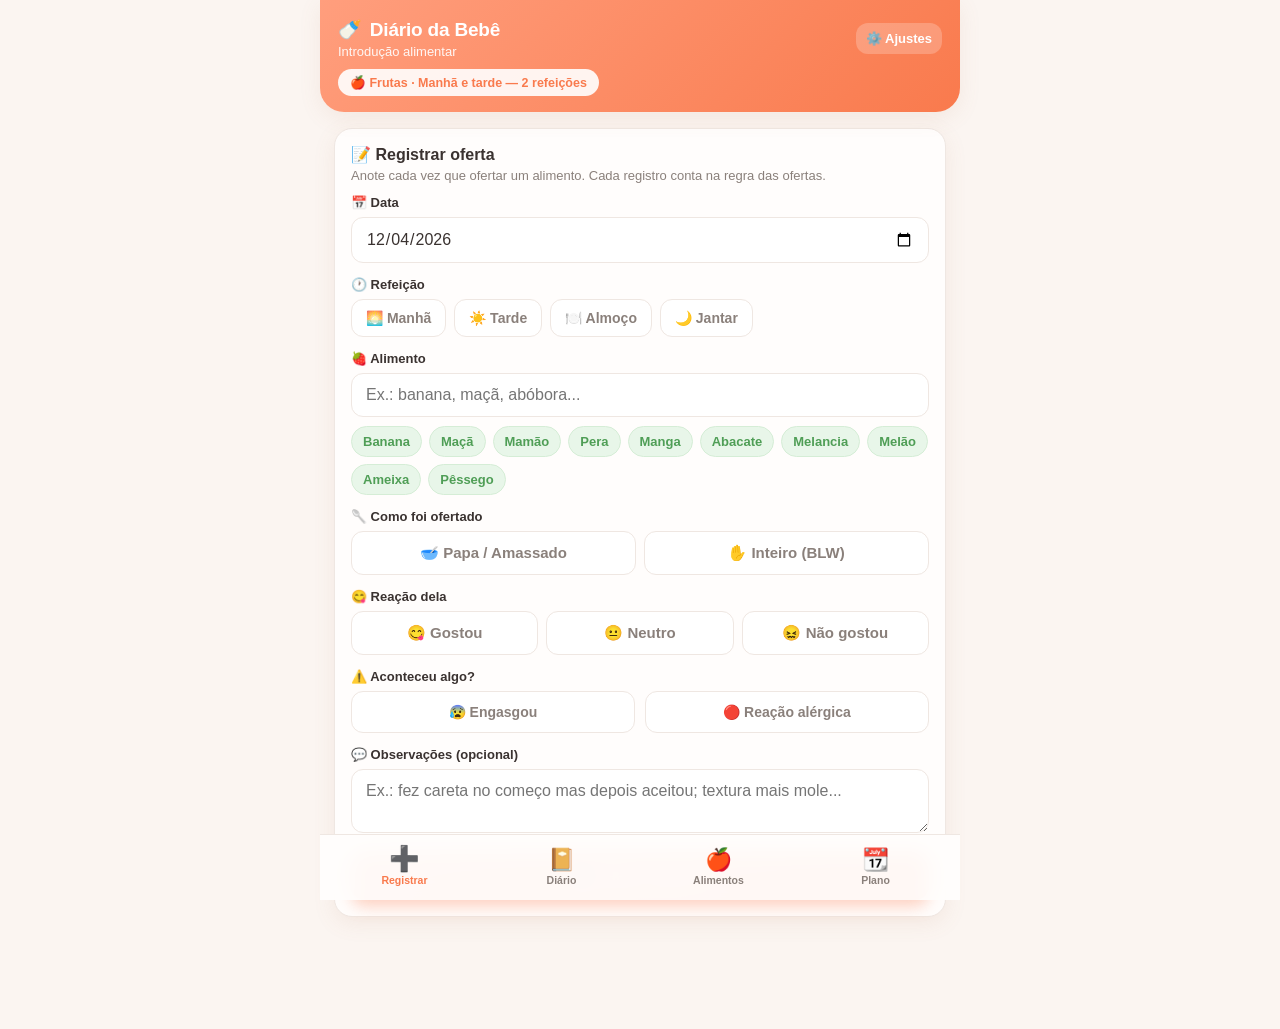
<file: index.html>
<!DOCTYPE html>
<html lang="pt-BR">
<head>
<meta charset="UTF-8">
<meta name="viewport" content="width=device-width, initial-scale=1.0, maximum-scale=1.0, user-scalable=no, viewport-fit=cover">
<meta name="theme-color" content="#ff9e7d">
<meta name="apple-mobile-web-app-capable" content="yes">
<meta name="apple-mobile-web-app-status-bar-style" content="default">
<meta name="apple-mobile-web-app-title" content="Diário IA">
<title>Diário de Introdução Alimentar</title>
<style>
  :root{
    --peach:#ff9e7d; --peach-dark:#f97a4d; --peach-soft:#ffece3;
    --green:#7cc47f; --green-dark:#4f9e56; --green-soft:#e8f6e9;
    --yellow:#ffcf5c; --yellow-soft:#fff6dd;
    --red:#ef6f6f; --red-soft:#fde8e8;
    --ink:#3a3230; --muted:#8a807b; --line:#efe7e2; --card:#fffdfc; --bg:#fbf5f1;
    --shadow:0 6px 22px rgba(180,120,90,.10);
    --radius:18px;
  }
  *{box-sizing:border-box;-webkit-tap-highlight-color:transparent}
  html,body{margin:0;padding:0}
  body{
    font-family:-apple-system,BlinkMacSystemFont,"Segoe UI",Roboto,"Helvetica Neue",sans-serif;
    background:var(--bg); color:var(--ink);
    padding-bottom:88px; -webkit-font-smoothing:antialiased;
    max-width:640px; margin:0 auto; min-height:100vh;
  }
  h1,h2,h3{margin:0}
  button{font-family:inherit; cursor:pointer; border:none; background:none; color:inherit}
  input,select,textarea{font-family:inherit; font-size:16px}

  /* Header */
  header{
    position:sticky; top:0; z-index:20;
    background:linear-gradient(135deg,var(--peach),var(--peach-dark));
    color:#fff; padding:18px 18px 16px; padding-top:calc(18px + env(safe-area-inset-top));
    border-radius:0 0 24px 24px; box-shadow:var(--shadow);
  }
  .hd-top{display:flex; align-items:center; justify-content:space-between; gap:10px}
  .hd-title{font-size:19px; font-weight:800; letter-spacing:-.2px; display:flex; align-items:center; gap:8px}
  .hd-sub{font-size:13px; opacity:.92; margin-top:3px}
  .hd-btn{background:rgba(255,255,255,.22); border-radius:12px; padding:8px 10px; font-size:13px; font-weight:700; color:#fff; display:flex; align-items:center; gap:5px}
  .phase-pill{display:inline-block; margin-top:10px; background:rgba(255,255,255,.9); color:var(--peach-dark); font-weight:800; font-size:12.5px; padding:6px 12px; border-radius:999px}

  /* Layout */
  main{padding:16px 14px 10px}
  .view{display:none; animation:fade .25s ease}
  .view.active{display:block}
  @keyframes fade{from{opacity:0; transform:translateY(6px)}to{opacity:1; transform:none}}

  .card{background:var(--card); border:1px solid var(--line); border-radius:var(--radius); box-shadow:var(--shadow); padding:16px; margin-bottom:14px}
  .card h2{font-size:16px; font-weight:800; margin-bottom:4px; display:flex; align-items:center; gap:8px}
  .card .lead{font-size:13px; color:var(--muted); margin-bottom:12px}
  .section-label{font-size:12px; font-weight:800; letter-spacing:.06em; text-transform:uppercase; color:var(--muted); margin:22px 4px 10px}

  /* Form */
  .field{margin-bottom:14px}
  .field label{display:block; font-size:13px; font-weight:700; margin-bottom:7px; color:var(--ink)}
  .field input[type=text], .field input[type=date], .field textarea, .field select{
    width:100%; padding:12px 14px; border:1.5px solid var(--line); border-radius:12px; background:#fff; color:var(--ink); outline:none; transition:border-color .15s;
  }
  .field input:focus, .field textarea:focus, .field select:focus{border-color:var(--peach)}
  .field textarea{resize:vertical; min-height:64px}

  .chips{display:flex; flex-wrap:wrap; gap:8px}
  .chip{padding:10px 14px; border-radius:12px; border:1.5px solid var(--line); background:#fff; font-size:14px; font-weight:700; color:var(--muted); display:flex; align-items:center; gap:6px; transition:all .12s}
  .chip:active{transform:scale(.96)}
  .chip.on{background:var(--peach-soft); border-color:var(--peach); color:var(--peach-dark)}
  .chip.on.green{background:var(--green-soft); border-color:var(--green); color:var(--green-dark)}
  .chip.on.red{background:var(--red-soft); border-color:var(--red); color:#c94b4b}
  .chip.on.yellow{background:var(--yellow-soft); border-color:var(--yellow); color:#b98511}
  .chip.big{font-size:15px; padding:12px 16px; flex:1; justify-content:center; min-width:0}

  .toggle-row{display:flex; gap:10px}
  .toggle{flex:1; text-align:center; padding:12px; border-radius:12px; border:1.5px solid var(--line); background:#fff; font-weight:700; font-size:14px; color:var(--muted); display:flex; align-items:center; justify-content:center; gap:7px}
  .toggle.on{background:var(--red-soft); border-color:var(--red); color:#c94b4b}
  .toggle.on.warn{background:var(--yellow-soft); border-color:var(--yellow); color:#b07d0a}

  .btn-primary{width:100%; background:linear-gradient(135deg,var(--peach),var(--peach-dark)); color:#fff; font-weight:800; font-size:16px; padding:15px; border-radius:14px; box-shadow:0 6px 16px rgba(249,122,77,.35); display:flex; align-items:center; justify-content:center; gap:8px}
  .btn-primary:active{transform:scale(.985)}
  .btn-ghost{width:100%; background:#fff; border:1.5px solid var(--line); color:var(--ink); font-weight:700; padding:13px; border-radius:12px}

  .suggest{display:flex; flex-wrap:wrap; gap:7px; margin-top:9px}
  .suggest span{font-size:13px; padding:7px 11px; background:var(--green-soft); color:var(--green-dark); border-radius:999px; font-weight:700; border:1px solid #d5edd6}
  .suggest span:active{transform:scale(.95)}

  /* Diary list */
  .day-group{margin-bottom:18px}
  .day-head{font-size:13px; font-weight:800; color:var(--muted); margin:0 4px 9px; display:flex; align-items:center; gap:8px}
  .day-head .count{background:var(--peach-soft); color:var(--peach-dark); font-size:11px; padding:2px 8px; border-radius:999px}
  .entry{background:var(--card); border:1px solid var(--line); border-radius:14px; padding:13px 14px; margin-bottom:9px; box-shadow:0 3px 12px rgba(180,120,90,.06); display:flex; gap:12px; align-items:flex-start}
  .entry .emoji{font-size:26px; line-height:1; margin-top:1px}
  .entry .body{flex:1; min-width:0}
  .entry .food{font-weight:800; font-size:15.5px}
  .entry .meta{font-size:12.5px; color:var(--muted); margin-top:3px; display:flex; flex-wrap:wrap; gap:6px 10px}
  .entry .tag{display:inline-flex; align-items:center; gap:4px; font-weight:700}
  .entry .note{font-size:13px; margin-top:7px; color:#6a615c; background:var(--bg); padding:7px 10px; border-radius:9px}
  .entry .del{color:var(--muted); font-size:19px; padding:2px 4px; align-self:flex-start}
  .badge-warn{background:var(--red-soft); color:#c94b4b; font-size:11px; font-weight:800; padding:2px 7px; border-radius:6px}

  /* Foods */
  .food-card{background:var(--card); border:1px solid var(--line); border-radius:16px; padding:15px; margin-bottom:12px; box-shadow:0 3px 12px rgba(180,120,90,.06)}
  .food-top{display:flex; align-items:center; justify-content:space-between; gap:10px}
  .food-name{font-weight:800; font-size:17px; text-transform:capitalize; display:flex; align-items:center; gap:8px}
  .verdict{font-size:11.5px; font-weight:800; padding:4px 10px; border-radius:999px; white-space:nowrap}
  .v-aceito{background:var(--green-soft); color:var(--green-dark)}
  .v-teste{background:var(--yellow-soft); color:#b07d0a}
  .v-rejeitado{background:var(--red-soft); color:#c94b4b}
  .v-novo{background:var(--peach-soft); color:var(--peach-dark)}
  .prog-wrap{margin-top:13px}
  .prog-label{display:flex; justify-content:space-between; font-size:12.5px; font-weight:700; color:var(--muted); margin-bottom:6px}
  .prog-bar{height:11px; background:var(--line); border-radius:999px; overflow:hidden}
  .prog-fill{height:100%; border-radius:999px; background:linear-gradient(90deg,var(--peach),var(--peach-dark)); transition:width .5s}
  .prog-fill.done{background:linear-gradient(90deg,var(--green),var(--green-dark))}
  .food-stats{display:flex; gap:8px; margin-top:13px}
  .stat{flex:1; text-align:center; background:var(--bg); border-radius:11px; padding:9px 4px}
  .stat .n{font-size:19px; font-weight:800; line-height:1}
  .stat .l{font-size:10.5px; color:var(--muted); margin-top:3px; font-weight:700}
  .food-dates{margin-top:12px; font-size:12.5px; color:var(--muted)}
  .food-dates b{color:var(--ink)}
  .food-dates .dlist{margin-top:5px; display:flex; flex-wrap:wrap; gap:6px}
  .food-dates .dlist span{background:var(--peach-soft); color:var(--peach-dark); padding:3px 9px; border-radius:999px; font-weight:700; font-size:11.5px}

  /* Plan */
  .phase-card{border-radius:16px; padding:16px; margin-bottom:12px; border:1.5px solid var(--line); background:var(--card)}
  .phase-card.now{border-color:var(--peach); background:var(--peach-soft)}
  .phase-card .pc-head{display:flex; align-items:center; justify-content:space-between}
  .phase-card .pc-title{font-weight:800; font-size:16px; display:flex; align-items:center; gap:8px}
  .phase-card .pc-age{font-size:12.5px; color:var(--muted); font-weight:700}
  .phase-card .pc-body{font-size:13.5px; color:#6a615c; margin-top:8px; line-height:1.5}
  .now-tag{background:var(--peach-dark); color:#fff; font-size:11px; font-weight:800; padding:3px 9px; border-radius:999px}
  .tip{display:flex; gap:10px; padding:11px 0; border-bottom:1px solid var(--line); font-size:13.5px; line-height:1.45}
  .tip:last-child{border-bottom:none}
  .tip .ti{font-size:20px}
  .allergen-grid{display:grid; grid-template-columns:1fr 1fr; gap:9px; margin-top:6px}
  .allergen{display:flex; align-items:center; gap:9px; padding:11px; border:1.5px solid var(--line); border-radius:12px; background:#fff; font-size:13.5px; font-weight:700}
  .allergen.done{background:var(--green-soft); border-color:var(--green); color:var(--green-dark)}
  .allergen .ck{width:20px; height:20px; border-radius:6px; border:2px solid var(--line); display:flex; align-items:center; justify-content:center; font-size:13px; flex-shrink:0}
  .allergen.done .ck{background:var(--green-dark); border-color:var(--green-dark); color:#fff}
  .allergen .al-txt{display:flex; flex-direction:column; gap:1px; line-height:1.18; min-width:0}
  .allergen .al-age{font-size:10.5px; font-weight:600; color:var(--muted)}
  .allergen.done .al-age{color:var(--green-dark); opacity:.85}

  .empty{text-align:center; padding:44px 20px; color:var(--muted)}
  .empty .em{font-size:52px; margin-bottom:12px}
  .empty .et{font-size:15px; font-weight:700; color:var(--ink)}
  .empty .es{font-size:13.5px; margin-top:6px; line-height:1.5}

  .kpis{display:flex; gap:10px; margin-bottom:14px}
  .kpi{flex:1; background:var(--card); border:1px solid var(--line); border-radius:15px; padding:14px 8px; text-align:center; box-shadow:var(--shadow)}
  .kpi .kn{font-size:24px; font-weight:800; line-height:1; color:var(--peach-dark)}
  .kpi .kl{font-size:11px; color:var(--muted); font-weight:700; margin-top:5px}

  /* Bottom nav */
  nav{position:fixed; bottom:0; left:0; right:0; z-index:30; background:rgba(255,253,252,.96); backdrop-filter:blur(10px); border-top:1px solid var(--line); display:flex; padding:6px 6px calc(6px + env(safe-area-inset-bottom)); max-width:640px; margin:0 auto}
  nav button{flex:1; display:flex; flex-direction:column; align-items:center; gap:3px; padding:8px 2px; border-radius:12px; color:var(--muted); font-size:10.5px; font-weight:700}
  nav button .ni{font-size:22px; line-height:1; transition:transform .15s}
  nav button.active{color:var(--peach-dark)}
  nav button.active .ni{transform:scale(1.12) translateY(-1px)}

  /* Modal */
  .modal-bg{position:fixed; inset:0; background:rgba(58,50,48,.5); z-index:50; display:none; align-items:flex-end; justify-content:center; padding:0}
  .modal-bg.open{display:flex}
  .modal{background:var(--bg); width:100%; max-width:640px; border-radius:22px 22px 0 0; padding:22px 18px calc(22px + env(safe-area-inset-bottom)); max-height:88vh; overflow-y:auto; animation:up .28s ease}
  @keyframes up{from{transform:translateY(100%)}to{transform:none}}
  .modal h3{font-size:17px; font-weight:800; margin-bottom:4px}
  .modal .msub{font-size:13px; color:var(--muted); margin-bottom:16px}
  .modal-close{position:absolute; top:14px; right:16px; font-size:26px; color:var(--muted)}

  .toast{position:fixed; bottom:100px; left:50%; transform:translateX(-50%) translateY(20px); background:var(--ink); color:#fff; padding:12px 20px; border-radius:999px; font-size:14px; font-weight:700; z-index:60; opacity:0; transition:all .3s; pointer-events:none; box-shadow:0 8px 24px rgba(0,0,0,.25); white-space:nowrap}
  .toast.show{opacity:1; transform:translateX(-50%) translateY(0)}
  .fw{font-size:12px; color:var(--muted); text-align:center; padding:8px 20px 4px; line-height:1.5}
</style>
</head>
<body>

<header>
  <div class="hd-top">
    <div>
      <div class="hd-title">🍼 <span id="babyTitle">Diário da Bebê</span></div>
      <div class="hd-sub" id="babySub">Introdução alimentar</div>
    </div>
    <button class="hd-btn" onclick="openSettings()">⚙️ Ajustes</button>
  </div>
  <span class="phase-pill" id="phasePill">🍎 Fase atual</span>
</header>

<main>

  <!-- ============ REGISTRAR ============ -->
  <section class="view active" id="v-add">
    <div class="card">
      <h2>📝 Registrar oferta</h2>
      <div class="lead">Anote cada vez que ofertar um alimento. Cada registro conta na regra das ofertas.</div>

      <div class="field">
        <label>📅 Data</label>
        <input type="date" id="f-date">
      </div>

      <div class="field">
        <label>🕐 Refeição</label>
        <div class="chips" id="f-meal">
          <button class="chip" data-v="Manhã">🌅 Manhã</button>
          <button class="chip" data-v="Tarde">☀️ Tarde</button>
          <button class="chip" data-v="Almoço">🍽️ Almoço</button>
          <button class="chip" data-v="Jantar">🌙 Jantar</button>
        </div>
      </div>

      <div class="field">
        <label>🍓 Alimento</label>
        <input type="text" id="f-food" placeholder="Ex.: banana, maçã, abóbora..." autocomplete="off" list="foodlist">
        <datalist id="foodlist"></datalist>
        <div class="suggest" id="f-suggest"></div>
      </div>

      <div class="field">
        <label>🥄 Como foi ofertado</label>
        <div class="chips" id="f-form">
          <button class="chip big" data-v="Papa">🥣 Papa / Amassado</button>
          <button class="chip big" data-v="Inteiro">✋ Inteiro (BLW)</button>
        </div>
      </div>

      <div class="field">
        <label>😋 Reação dela</label>
        <div class="chips" id="f-reaction">
          <button class="chip big" data-v="Gostou" data-cls="green">😋 Gostou</button>
          <button class="chip big" data-v="Neutro" data-cls="yellow">😐 Neutro</button>
          <button class="chip big" data-v="Não gostou" data-cls="red">😖 Não gostou</button>
        </div>
      </div>

      <div class="field">
        <label>⚠️ Aconteceu algo?</label>
        <div class="toggle-row">
          <button class="toggle" id="f-choked">😰 Engasgou</button>
          <button class="toggle" id="f-allergy">🔴 Reação alérgica</button>
        </div>
      </div>

      <div class="field">
        <label>💬 Observações (opcional)</label>
        <textarea id="f-notes" placeholder="Ex.: fez careta no começo mas depois aceitou; textura mais mole..."></textarea>
      </div>

      <button class="btn-primary" onclick="saveEntry()">💾 Salvar registro</button>
    </div>
  </section>

  <!-- ============ DIÁRIO ============ -->
  <section class="view" id="v-diary">
    <div class="kpis" id="diaryKpis"></div>
    <div id="diaryList"></div>
  </section>

  <!-- ============ ALIMENTOS ============ -->
  <section class="view" id="v-foods">
    <div class="card" style="background:var(--peach-soft); border-color:var(--peach)">
      <h2>🔢 Regra das ofertas</h2>
      <div class="lead" style="color:#a5674a; margin-bottom:0">Um alimento só é considerado "recusado" depois de ser ofertado <b id="targetText">17</b> vezes sem aceitação. Antes disso, continue tentando! O paladar do bebê muda a cada exposição.</div>
    </div>
    <div id="foodsList"></div>
  </section>

  <!-- ============ PLANO ============ -->
  <section class="view" id="v-plan">
    <div class="section-label">📆 Cronograma por idade</div>
    <div id="planPhases"></div>

    <div class="section-label">🥚 Alergênicos introduzidos</div>
    <div class="card">
      <div class="lead">Cronograma da bebê: 🥚 <b>ovo</b> já iniciado; os demais <b>até os 9 meses</b>; e 🥜 <b>amendoim só aos 10 meses</b>. Introduza um de cada vez, de manhã, observe por 2-3 dias e depois mantenha na rotina 2-3x/semana. Toque para marcar conforme for introduzindo.</div>
      <div class="allergen-grid" id="allergenGrid"></div>
    </div>

    <div class="section-label">💡 Dicas de segurança</div>
    <div class="card" id="tipsCard"></div>
  </section>

</main>

<nav>
  <button class="active" data-view="v-add" onclick="nav('v-add',this)"><span class="ni">➕</span>Registrar</button>
  <button data-view="v-diary" onclick="nav('v-diary',this)"><span class="ni">📔</span>Diário</button>
  <button data-view="v-foods" onclick="nav('v-foods',this)"><span class="ni">🍎</span>Alimentos</button>
  <button data-view="v-plan" onclick="nav('v-plan',this)"><span class="ni">📆</span>Plano</button>
</nav>

<!-- Settings modal -->
<div class="modal-bg" id="settingsModal">
  <div class="modal">
    <button class="modal-close" onclick="closeSettings()">×</button>
    <h3>⚙️ Ajustes</h3>
    <div class="msub">Configurações do diário e backup dos dados.</div>

    <div class="field">
      <label>👶 Nome da bebê</label>
      <input type="text" id="s-name" placeholder="Ex.: Helena">
    </div>
    <div class="field">
      <label>🎂 Data de nascimento</label>
      <input type="date" id="s-birth">
    </div>
    <div class="field">
      <label>🎯 Meta de ofertas (regra das tentativas)</label>
      <input type="text" inputmode="numeric" id="s-target" placeholder="17">
    </div>
    <button class="btn-primary" onclick="saveSettings()">Salvar ajustes</button>

    <div class="section-label" style="margin-left:0">💾 Backup dos dados</div>
    <div class="card" style="margin-bottom:10px">
      <div class="lead">Seus dados ficam salvos só neste aparelho. Exporte de vez em quando pra não perder — e pra mostrar ao pediatra.</div>
      <button class="btn-ghost" style="margin-bottom:9px" onclick="exportData()">⬇️ Exportar backup (arquivo)</button>
      <button class="btn-ghost" style="margin-bottom:9px" onclick="document.getElementById('importFile').click()">⬆️ Importar backup</button>
      <input type="file" id="importFile" accept="application/json" style="display:none" onchange="importData(event)">
      <button class="btn-ghost" style="color:#c94b4b; border-color:#f3cccc" onclick="wipeData()">🗑️ Apagar tudo</button>
    </div>
    <div class="fw">Feito com carinho 🧡 para acompanhar cada descoberta.</div>
  </div>
</div>

<div class="toast" id="toast"></div>

<script>
/* ============ ESTADO ============ */
var LS_KEY = 'ia_diario_v1';
var DB = load();

function load(){
  try{
    var raw = localStorage.getItem(LS_KEY);
    if(raw) return JSON.parse(raw);
  }catch(e){}
  return { version:1, baby:{name:'', birth:''}, settings:{target:17}, entries:[], allergens:{} };
}
function save(){ localStorage.setItem(LS_KEY, JSON.stringify(DB)); }

/* ============ ALERGÊNICOS ============ */
var ALLERGENS = [
  {id:'ovo', label:'🥚 Ovo', age:'a partir de 6 meses'},
  {id:'leite', label:'🥛 Leite / laticínios', age:'até 9 meses'},
  {id:'trigo', label:'🌾 Trigo / glúten', age:'até 9 meses'},
  {id:'peixe', label:'🐟 Peixe', age:'até 9 meses'},
  {id:'castanhas', label:'🌰 Castanhas', age:'até 9 meses'},
  {id:'frutos_mar', label:'🦐 Frutos do mar', age:'até 9 meses'},
  {id:'soja', label:'🫘 Soja', age:'até 9 meses'},
  {id:'gergelim', label:'⚪ Gergelim', age:'até 9 meses'},
  {id:'amendoim', label:'🥜 Amendoim', age:'🗓️ só aos 10 meses'}
];

/* ============ SUGESTÕES DE ALIMENTOS ============ */
var FOOD_SUGGEST = ['Banana','Maçã','Mamão','Pera','Manga','Abacate','Melancia','Melão','Ameixa','Pêssego','Laranja lima','Morango'];

/* ============ FASES ============ */
var PHASES = [
  {id:0, title:'🍎 Frutas', age:'5 meses', meals:'Manhã e tarde — 2 refeições', body:'Só frutas, oferecidas de manhã e à tarde. Comece com uma fruta por vez, amassada ou em pedaço seguro (BLW). Observe reações e textura.'},
  {id:1, title:'🍽️ Frutas + Almoço', age:'~5 meses e meio', meals:'Manhã, almoço e tarde', body:'Entra o almoço: legumes, tubérculos, proteína e um cereal. Continue as frutas nos lanches. Amasse com o garfo, sem peneirar, e nada de sal.'},
  {id:2, title:'🌙 + Jantar', age:'7 meses', meals:'Manhã, almoço, tarde e jantar', body:'Inclui o jantar, completando as refeições principais. Aumente aos poucos a variedade e a consistência dos alimentos.'}
];

/* ============ DICAS ============ */
var TIPS = [
  {i:'🚫', t:'<b>Nada de mel</b> antes de 1 ano (risco de botulismo).'},
  {i:'🧂', t:'<b>Sem sal e sem açúcar</b> — o paladar está se formando.'},
  {i:'👀', t:'<b>Sempre supervisionada</b> ao comer. Nunca deixe sozinha.'},
  {i:'😮', t:'<b>Engasgo x GAG:</b> ânsia (GAG) é normal e faz parte do aprendizado; engasgo real (sem som, roxinha) é emergência.'},
  {i:'🥜', t:'<b>Alergênicos:</b> introduza um por vez, de manhã, e <b>mantenha na rotina 2-3x/semana</b> depois de aceitar — é a exposição regular que protege. Amendoim, conforme orientação, aos 10 meses.'},
  {i:'💧', t:'<b>Água</b> em pequenos goles pode ser oferecida junto das refeições.'},
  {i:'📏', t:'<b>Corte seguro:</b> nada redondo e firme inteiro (uva, tomate cereja) — corte no comprimento.'},
  {i:'⏳', t:'<b>Paciência:</b> recusar não é "não gostar". Pode levar muitas ofertas até aceitar.'}
];

/* ============ HELPERS ============ */
function norm(s){ return (s||'').trim().toLowerCase(); }
function cap(s){ return s ? s.charAt(0).toUpperCase()+s.slice(1) : s; }
function todayISO(){ var d=new Date(); return d.getFullYear()+'-'+String(d.getMonth()+1).padStart(2,'0')+'-'+String(d.getDate()).padStart(2,'0'); }
function fmtDate(iso){
  if(!iso) return '';
  var p=iso.split('-'); return p[2]+'/'+p[1]+'/'+p[0];
}
function fmtDateLong(iso){
  var dias=['Domingo','Segunda','Terça','Quarta','Quinta','Sexta','Sábado'];
  var meses=['jan','fev','mar','abr','mai','jun','jul','ago','set','out','nov','dez'];
  var p=iso.split('-'); var d=new Date(parseInt(p[0]),parseInt(p[1])-1,parseInt(p[2]));
  var t=todayISO();
  if(iso===t) return 'Hoje · '+p[2]+'/'+meses[parseInt(p[1])-1];
  return dias[d.getDay()]+' · '+p[2]+'/'+meses[parseInt(p[1])-1];
}
function uid(){ return 'e'+Date.now()+Math.floor(Math.random()*9999); }
function reactionEmoji(r){ return r==='Gostou'?'😋':r==='Não gostou'?'😖':r==='Neutro'?'😐':'🍽️'; }

function toast(msg){
  var t=document.getElementById('toast'); t.textContent=msg; t.classList.add('show');
  clearTimeout(t._tm); t._tm=setTimeout(function(){t.classList.remove('show')},1900);
}

/* ============ NAVEGAÇÃO ============ */
function nav(view, btn){
  document.querySelectorAll('.view').forEach(function(v){v.classList.remove('active')});
  document.getElementById(view).classList.add('active');
  document.querySelectorAll('nav button').forEach(function(b){b.classList.remove('active')});
  if(btn) btn.classList.add('active');
  window.scrollTo(0,0);
  if(view==='v-diary') renderDiary();
  if(view==='v-foods') renderFoods();
  if(view==='v-plan') renderPlan();
}

/* ============ SELEÇÃO DE CHIPS ============ */
function initChips(){
  document.querySelectorAll('#f-meal .chip, #f-form .chip, #f-reaction .chip').forEach(function(chip){
    chip.addEventListener('click', function(){
      var parent=chip.parentElement;
      parent.querySelectorAll('.chip').forEach(function(c){ c.classList.remove('on','green','red','yellow'); });
      chip.classList.add('on');
      var cls=chip.getAttribute('data-cls'); if(cls) chip.classList.add(cls);
    });
  });
  document.getElementById('f-choked').addEventListener('click',function(){ this.classList.toggle('on'); });
  document.getElementById('f-allergy').addEventListener('click',function(){ this.classList.toggle('on'); });
}
function getChip(sel){ var el=document.querySelector(sel+' .chip.on'); return el?el.getAttribute('data-v'):''; }

/* ============ SALVAR REGISTRO ============ */
function saveEntry(){
  var food=norm(document.getElementById('f-food').value);
  var meal=getChip('#f-meal');
  var form=getChip('#f-form');
  var reaction=getChip('#f-reaction');
  var date=document.getElementById('f-date').value || todayISO();

  if(!food){ toast('✏️ Escreva o alimento'); return; }
  if(!meal){ toast('🕐 Escolha a refeição'); return; }
  if(!reaction){ toast('😋 Marque a reação'); return; }

  DB.entries.push({
    id:uid(), date:date, meal:meal, food:food, form:form||'—', reaction:reaction,
    choked:document.getElementById('f-choked').classList.contains('on'),
    allergy:document.getElementById('f-allergy').classList.contains('on'),
    notes:document.getElementById('f-notes').value.trim(),
    createdAt:Date.now()
  });
  save();
  resetForm();
  refreshSuggest();
  toast('💾 Registrado! '+cap(food));
}
function resetForm(){
  document.getElementById('f-food').value='';
  document.getElementById('f-notes').value='';
  document.querySelectorAll('#f-form .chip, #f-reaction .chip').forEach(function(c){c.classList.remove('on','green','red','yellow')});
  document.getElementById('f-choked').classList.remove('on');
  document.getElementById('f-allergy').classList.remove('on');
}

/* ============ SUGESTÕES ============ */
function refreshSuggest(){
  var wrap=document.getElementById('f-suggest');
  var used={}; DB.entries.forEach(function(e){used[e.food]=(used[e.food]||0)+1});
  // Frutas ainda não muito ofertadas primeiro, depois sugestões padrão
  var recent=Object.keys(used).sort(function(a,b){return used[b]-used[a]}).slice(0,6);
  var picks=[];
  recent.forEach(function(f){ if(picks.length<8 && picks.indexOf(f)<0) picks.push(f); });
  FOOD_SUGGEST.forEach(function(f){ if(picks.length<10 && picks.map(norm).indexOf(norm(f))<0) picks.push(f); });
  wrap.innerHTML='';
  picks.forEach(function(f){
    var s=document.createElement('span'); s.textContent=cap(f);
    s.onclick=function(){ document.getElementById('f-food').value=cap(f); };
    wrap.appendChild(s);
  });
  // datalist
  var dl=document.getElementById('foodlist'); dl.innerHTML='';
  Object.keys(used).forEach(function(f){ var o=document.createElement('option'); o.value=cap(f); dl.appendChild(o); });
}

/* ============ DIÁRIO ============ */
function renderDiary(){
  var kpiWrap=document.getElementById('diaryKpis');
  var list=document.getElementById('diaryList');
  var entries=DB.entries.slice().sort(function(a,b){ return b.date<a.date?-1:b.date>a.date?1:b.createdAt-a.createdAt; });

  var foods={}; DB.entries.forEach(function(e){foods[e.food]=1});
  var liked=DB.entries.filter(function(e){return e.reaction==='Gostou'}).length;
  kpiWrap.innerHTML =
    kpi(DB.entries.length,'Registros')+
    kpi(Object.keys(foods).length,'Alimentos')+
    kpi(liked,'Gostou 😋');

  if(!entries.length){
    list.innerHTML=empty('📔','Diário vazio','Registre a primeira oferta na aba "Registrar" e ela aparece aqui, organizada por dia.');
    return;
  }

  // agrupa por data
  var groups={}; var order=[];
  entries.forEach(function(e){ if(!groups[e.date]){groups[e.date]=[]; order.push(e.date);} groups[e.date].push(e); });

  var html='';
  order.forEach(function(date){
    html+='<div class="day-group"><div class="day-head">'+fmtDateLong(date)+' <span class="count">'+groups[date].length+'</span></div>';
    groups[date].forEach(function(e){ html+=entryHTML(e); });
    html+='</div>';
  });
  list.innerHTML=html;
}
function entryHTML(e){
  var warn = (e.choked?'<span class="badge-warn">😰 Engasgou</span>':'') + (e.allergy?' <span class="badge-warn">🔴 Alergia</span>':'');
  return '<div class="entry">'+
    '<div class="emoji">'+reactionEmoji(e.reaction)+'</div>'+
    '<div class="body">'+
      '<div class="food">'+cap(e.food)+' '+warn+'</div>'+
      '<div class="meta">'+
        '<span class="tag">'+mealIcon(e.meal)+' '+e.meal+'</span>'+
        '<span class="tag">'+(e.form==='Inteiro'?'✋':'🥣')+' '+e.form+'</span>'+
        '<span class="tag">'+reactionEmoji(e.reaction)+' '+e.reaction+'</span>'+
      '</div>'+
      (e.notes?'<div class="note">'+escapeHTML(e.notes)+'</div>':'')+
    '</div>'+
    '<button class="del" onclick="delEntry(\''+e.id+'\')">🗑️</button>'+
  '</div>';
}
function mealIcon(m){ return m==='Manhã'?'🌅':m==='Tarde'?'☀️':m==='Almoço'?'🍽️':m==='Jantar'?'🌙':'🕐'; }
function delEntry(id){
  if(!confirm('Apagar este registro?')) return;
  DB.entries=DB.entries.filter(function(e){return e.id!==id}); save(); renderDiary(); refreshSuggest();
  toast('Registro apagado');
}

/* ============ ALIMENTOS (regra das ofertas) ============ */
function renderFoods(){
  document.getElementById('targetText').textContent=DB.settings.target;
  var wrap=document.getElementById('foodsList');
  var map={};
  DB.entries.forEach(function(e){
    if(!map[e.food]) map[e.food]={name:e.food, total:0, gostou:0, nao:0, neutro:0, choked:0, dates:{}};
    var m=map[e.food]; m.total++;
    if(e.reaction==='Gostou') m.gostou++;
    else if(e.reaction==='Não gostou') m.nao++;
    else m.neutro++;
    if(e.choked) m.choked++;
    m.dates[e.date]=1;
  });
  var foods=Object.keys(map).map(function(k){return map[k]});
  foods.sort(function(a,b){ return b.total-a.total; });

  if(!foods.length){
    wrap.innerHTML=empty('🍎','Nenhum alimento ainda','Conforme você registra as ofertas, cada alimento ganha aqui um cartão com a contagem e o progresso rumo às '+DB.settings.target+' tentativas.');
    return;
  }

  var target=DB.settings.target;
  wrap.innerHTML=foods.map(function(m){
    var dates=Object.keys(m.dates).sort();
    var pct=Math.min(100, Math.round(m.total/target*100));
    var accepted=m.gostou>0;
    var verdict, vclass;
    if(accepted){ verdict='✅ Aceito'; vclass='v-aceito'; }
    else if(m.total>=target){ verdict='❌ Recusado ('+m.total+'x)'; vclass='v-rejeitado'; }
    else if(m.total>=1){ verdict='🔄 Em teste'; vclass='v-teste'; }
    else { verdict='🆕 Novo'; vclass='v-novo'; }

    var datePills=dates.map(function(d){return '<span>'+fmtDate(d)+'</span>'}).join('');

    return '<div class="food-card">'+
      '<div class="food-top">'+
        '<div class="food-name">'+foodEmoji(m.name)+' '+cap(m.name)+'</div>'+
        '<span class="verdict '+vclass+'">'+verdict+'</span>'+
      '</div>'+
      '<div class="prog-wrap">'+
        '<div class="prog-label"><span>'+(accepted?'Já foi aceito! 🎉':'Ofertas até o veredito')+'</span><span>'+m.total+' / '+target+'</span></div>'+
        '<div class="prog-bar"><div class="prog-fill'+(accepted||m.total>=target?' done':'')+'" style="width:'+Math.max(pct,4)+'%"></div></div>'+
      '</div>'+
      '<div class="food-stats">'+
        '<div class="stat"><div class="n" style="color:var(--green-dark)">'+m.gostou+'</div><div class="l">😋 Gostou</div></div>'+
        '<div class="stat"><div class="n" style="color:#b07d0a">'+m.neutro+'</div><div class="l">😐 Neutro</div></div>'+
        '<div class="stat"><div class="n" style="color:#c94b4b">'+m.nao+'</div><div class="l">😖 Não</div></div>'+
        (m.choked?'<div class="stat"><div class="n" style="color:#c94b4b">'+m.choked+'</div><div class="l">😰 Engasgo</div></div>':'')+
      '</div>'+
      '<div class="food-dates"><b>Ofertado em '+dates.length+' dia(s):</b><div class="dlist">'+datePills+'</div></div>'+
    '</div>';
  }).join('');
}
function foodEmoji(name){
  var n=norm(name); var map={banana:'🍌',maçã:'🍎',maca:'🍎',mamão:'🥭',mamao:'🥭',manga:'🥭',pera:'🍐',abacate:'🥑',melancia:'🍉',melão:'🍈',melao:'🍈',morango:'🍓',laranja:'🍊',uva:'🍇',pêssego:'🍑',pessego:'🍑',abóbora:'🎃',abobora:'🎃',batata:'🥔',cenoura:'🥕',ovo:'🥚',brócolis:'🥦',brocolis:'🥦',tomate:'🍅',milho:'🌽',ameixa:'🫐'};
  for(var k in map){ if(n.indexOf(k)>=0) return map[k]; }
  return '🍽️';
}

/* ============ PLANO ============ */
function currentPhase(){
  // baseado na idade se houver data de nascimento
  if(DB.baby.birth){
    var b=new Date(DB.baby.birth); var now=new Date();
    var months=(now.getFullYear()-b.getFullYear())*12+(now.getMonth()-b.getMonth());
    if(now.getDate()<b.getDate()) months--;
    if(months>=7) return 2;
    // 5 meses e ~1 semana em diante começa fase 0; fase 1 a partir de ~5.5
    var days=Math.floor((now-b)/86400000);
    if(days>=170) return 1; // ~5 meses e 3 semanas
    return 0;
  }
  return 0;
}
function renderPlan(){
  var cur=currentPhase();
  document.getElementById('planPhases').innerHTML=PHASES.map(function(p){
    var isNow=p.id===cur;
    return '<div class="phase-card'+(isNow?' now':'')+'">'+
      '<div class="pc-head"><div class="pc-title">'+p.title+'</div>'+(isNow?'<span class="now-tag">AGORA</span>':'<span class="pc-age">'+p.age+'</span>')+'</div>'+
      '<div class="pc-age" style="margin-top:4px">📅 '+p.age+' · '+p.meals+'</div>'+
      '<div class="pc-body">'+p.body+'</div>'+
    '</div>';
  }).join('');

  // alergênicos
  var ag=document.getElementById('allergenGrid');
  ag.innerHTML=ALLERGENS.map(function(a){
    var done=!!DB.allergens[a.id];
    var sub=done?('✅ '+fmtDate(DB.allergens[a.id])):(a.age||'');
    return '<div class="allergen'+(done?' done':'')+'" onclick="toggleAllergen(\''+a.id+'\')"><div class="ck">'+(done?'✓':'')+'</div><div class="al-txt"><span class="al-name">'+a.label+'</span>'+(sub?'<span class="al-age">'+sub+'</span>':'')+'</div></div>';
  }).join('');

  document.getElementById('tipsCard').innerHTML=TIPS.map(function(t){
    return '<div class="tip"><div class="ti">'+t.i+'</div><div>'+t.t+'</div></div>';
  }).join('');
}
function toggleAllergen(id){
  if(DB.allergens[id]) delete DB.allergens[id]; else DB.allergens[id]=todayISO();
  save(); renderPlan();
}

/* ============ AJUSTES / BACKUP ============ */
function openSettings(){
  document.getElementById('s-name').value=DB.baby.name||'';
  document.getElementById('s-birth').value=DB.baby.birth||'';
  document.getElementById('s-target').value=DB.settings.target||17;
  document.getElementById('settingsModal').classList.add('open');
}
function closeSettings(){ document.getElementById('settingsModal').classList.remove('open'); }
function saveSettings(){
  DB.baby.name=document.getElementById('s-name').value.trim();
  DB.baby.birth=document.getElementById('s-birth').value;
  var t=parseInt(document.getElementById('s-target').value); DB.settings.target=(t&&t>0)?t:17;
  save(); applyHeader(); closeSettings(); toast('✅ Ajustes salvos');
}
function applyHeader(){
  var name=DB.baby.name;
  document.getElementById('babyTitle').textContent=name?('Diário da '+name):'Diário da Bebê';
  var pill=document.getElementById('phasePill');
  var p=PHASES[currentPhase()];
  var ageTxt='';
  if(DB.baby.birth){
    var b=new Date(DB.baby.birth), now=new Date();
    var months=(now.getFullYear()-b.getFullYear())*12+(now.getMonth()-b.getMonth());
    if(now.getDate()<b.getDate()) months--;
    var days=Math.floor((now-b)/86400000);
    var weeks=Math.floor((days-months*30.44)/7);
    ageTxt=months+' meses'+(weeks>0?' e '+weeks+' sem':'');
    document.getElementById('babySub').textContent='Introdução alimentar · '+ageTxt;
  }
  pill.textContent=p.title+' · '+p.meals;
}

function exportData(){
  var data=JSON.stringify(DB,null,2);
  var blob=new Blob([data],{type:'application/json'});
  var url=URL.createObjectURL(blob);
  var a=document.createElement('a');
  var name=(DB.baby.name||'bebe').toLowerCase().replace(/\s+/g,'-');
  a.href=url; a.download='diario-'+name+'-'+todayISO()+'.json'; a.click();
  URL.revokeObjectURL(url);
  toast('⬇️ Backup exportado');
}
function importData(ev){
  var file=ev.target.files[0]; if(!file) return;
  var r=new FileReader();
  r.onload=function(){
    try{
      var d=JSON.parse(r.result);
      if(!d.entries) throw 'inválido';
      if(!confirm('Substituir os dados atuais pelo backup? ('+d.entries.length+' registros)')) return;
      DB=d; if(!DB.allergens) DB.allergens={}; if(!DB.settings) DB.settings={target:17};
      save(); applyHeader(); refreshSuggest(); nav('v-diary',document.querySelector('[data-view=v-diary]'));
      toast('⬆️ Backup importado');
    }catch(e){ toast('❌ Arquivo inválido'); }
  };
  r.readAsText(file); ev.target.value='';
}
function wipeData(){
  if(!confirm('Apagar TODOS os dados? Isso não pode ser desfeito. Exporte um backup antes!')) return;
  if(!confirm('Tem certeza mesmo? Todos os registros serão perdidos.')) return;
  DB={ version:1, baby:{name:'', birth:''}, settings:{target:17}, entries:[], allergens:{} };
  save(); applyHeader(); refreshSuggest(); closeSettings();
  nav('v-add',document.querySelector('[data-view=v-add]'));
  toast('Dados apagados');
}

/* ============ UTIL ============ */
function kpi(n,l){ return '<div class="kpi"><div class="kn">'+n+'</div><div class="kl">'+l+'</div></div>'; }
function empty(em,t,s){ return '<div class="empty"><div class="em">'+em+'</div><div class="et">'+t+'</div><div class="es">'+s+'</div></div>'; }
function escapeHTML(s){ return s.replace(/&/g,'&amp;').replace(/</g,'&lt;').replace(/>/g,'&gt;'); }

/* ============ INIT ============ */
document.getElementById('f-date').value=todayISO();
initChips();
refreshSuggest();
applyHeader();
document.getElementById('settingsModal').addEventListener('click',function(e){ if(e.target===this) closeSettings(); });
</script>
</body>
</html>
</file>
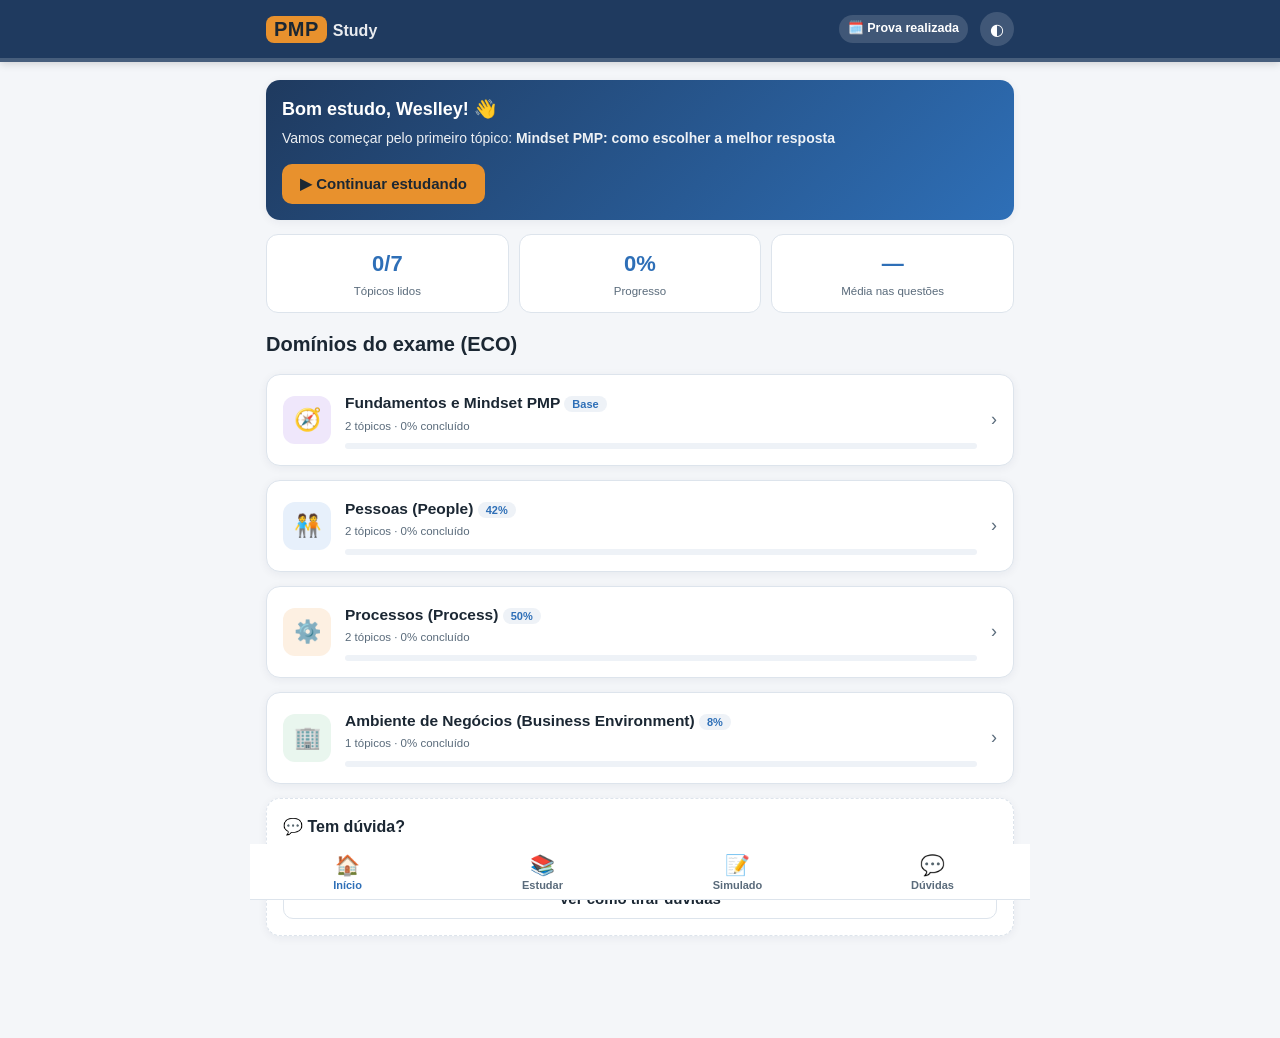
<file: pmp-app/index.html>
<!DOCTYPE html>
<html lang="pt-BR">
<head>
  <meta charset="UTF-8" />
  <meta name="viewport" content="width=device-width, initial-scale=1.0, viewport-fit=cover" />
  <meta name="theme-color" content="#1f3a5f" />
  <title>PMP Study — Preparação para a Certificação</title>
  <link rel="stylesheet" href="css/styles.css" />
</head>
<body>
  <header class="app-header">
    <div class="header-inner">
      <button id="btn-home" class="brand" aria-label="Início">
        <span class="brand-mark">PMP</span>
        <span class="brand-text">Study</span>
      </button>
      <div class="header-right">
        <span id="exam-countdown" class="countdown" title="Contagem para a prova"></span>
        <button id="btn-theme" class="icon-btn" aria-label="Alternar tema">◐</button>
      </div>
    </div>
    <div id="progress-bar-global" class="progress-bar-global"><span></span></div>
  </header>

  <main id="app" class="app-main">
    <!-- Conteúdo renderizado via JS -->
  </main>

  <nav class="bottom-nav">
    <button data-view="home" class="nav-btn active">
      <span class="nav-ico">🏠</span><span>Início</span>
    </button>
    <button data-view="domains" class="nav-btn">
      <span class="nav-ico">📚</span><span>Estudar</span>
    </button>
    <button data-view="quiz-all" class="nav-btn">
      <span class="nav-ico">📝</span><span>Simulado</span>
    </button>
    <button data-view="doubts" class="nav-btn">
      <span class="nav-ico">💬</span><span>Dúvidas</span>
    </button>
  </nav>

  <script src="js/content.js"></script>
  <script src="js/app.js"></script>
</body>
</html>
</file>
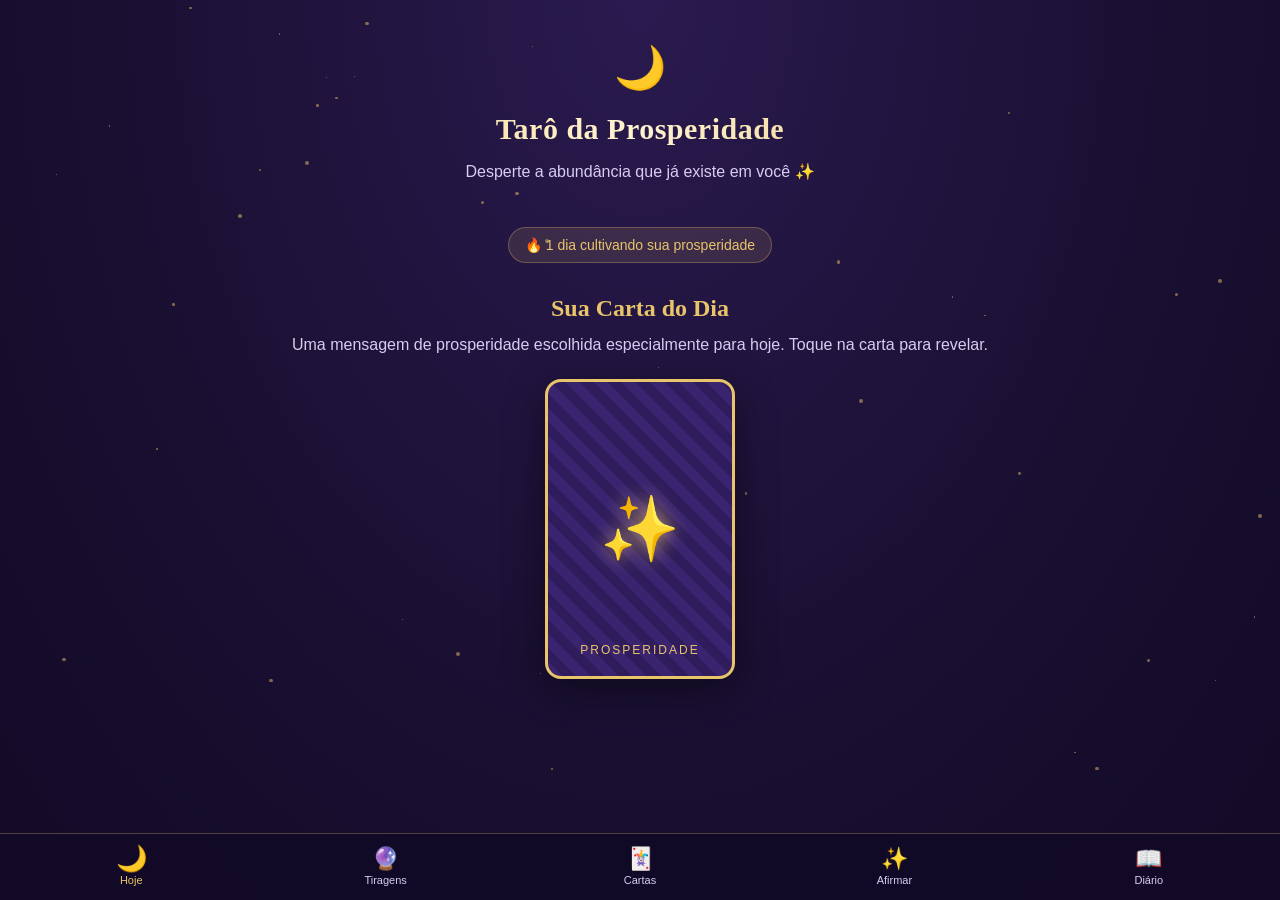
<file: prosperidade-taro/index.html>
<!DOCTYPE html>
<html lang="pt-BR">
<head>
<meta charset="UTF-8">
<meta name="viewport" content="width=device-width, initial-scale=1.0">
<title>Tarô da Prosperidade ✨ Abundância e Riqueza</title>
<style>
  :root{
    --noite:#1a1033;
    --noite2:#2a1a4f;
    --ametista:#6d3bbf;
    --ametista-claro:#9d6ee0;
    --ouro:#e9c46a;
    --ouro-forte:#d4a93f;
    --creme:#f8f1e4;
    --texto:#f3ecff;
    --texto-suave:#d8cdf0;
    --sombra:0 10px 40px rgba(0,0,0,.45);
  }
  *{box-sizing:border-box;margin:0;padding:0}
  html{scroll-behavior:smooth}
  body{
    font-family:-apple-system,BlinkMacSystemFont,"Segoe UI",Roboto,sans-serif;
    background:radial-gradient(ellipse at top,#2a1a4f 0%,#1a1033 55%,#120a26 100%);
    color:var(--texto);
    min-height:100vh;
    font-size:18px;
    line-height:1.6;
    padding-bottom:90px;
  }
  h1,h2,h3,.serif{font-family:Georgia,"Times New Roman",serif}

  /* estrelinhas de fundo */
  .ceu{position:fixed;inset:0;pointer-events:none;z-index:0;overflow:hidden}
  .ceu span{position:absolute;background:var(--ouro);border-radius:50%;opacity:.5;animation:brilho 3s infinite ease-in-out}
  @keyframes brilho{0%,100%{opacity:.15;transform:scale(.8)}50%{opacity:.7;transform:scale(1.2)}}

  header{
    text-align:center;padding:34px 20px 14px;position:relative;z-index:1;
  }
  header .lua{font-size:42px;display:block;margin-bottom:4px}
  header h1{
    font-size:30px;font-weight:700;
    background:linear-gradient(90deg,var(--ouro),#fff3cf,var(--ouro-forte));
    -webkit-background-clip:text;background-clip:text;-webkit-text-fill-color:transparent;
    letter-spacing:.5px;
  }
  header p{color:var(--texto-suave);font-size:16px;margin-top:6px}

  main{max-width:760px;margin:0 auto;padding:10px 18px 40px;position:relative;z-index:1}
  section{display:none;animation:aparece .5s ease}
  section.ativa{display:block}
  @keyframes aparece{from{opacity:0;transform:translateY(12px)}to{opacity:1;transform:none}}

  .titulo-secao{font-size:24px;color:var(--ouro);margin:10px 0 4px;text-align:center}
  .sub{color:var(--texto-suave);text-align:center;margin-bottom:22px;font-size:16px}

  /* botoes */
  .btn{
    display:inline-flex;align-items:center;justify-content:center;gap:8px;
    background:linear-gradient(135deg,var(--ouro),var(--ouro-forte));
    color:#3a2400;border:none;border-radius:40px;
    padding:15px 30px;font-size:18px;font-weight:700;cursor:pointer;
    box-shadow:0 6px 22px rgba(212,169,63,.4);transition:transform .15s, box-shadow .15s;
    font-family:inherit;
  }
  .btn:hover{transform:translateY(-2px);box-shadow:0 9px 28px rgba(212,169,63,.55)}
  .btn:active{transform:translateY(0)}
  .btn.sec{background:transparent;color:var(--ouro);border:2px solid var(--ouro);box-shadow:none}
  .centro{text-align:center;margin:18px 0}

  /* carta */
  .carta-area{display:flex;flex-wrap:wrap;gap:18px;justify-content:center;margin-top:10px}
  .carta{
    width:190px;height:300px;perspective:1200px;cursor:pointer;
  }
  .carta-inner{position:relative;width:100%;height:100%;transition:transform .8s;transform-style:preserve-3d}
  .carta.virada .carta-inner{transform:rotateY(180deg)}
  .face{
    position:absolute;inset:0;backface-visibility:hidden;border-radius:16px;
    display:flex;flex-direction:column;align-items:center;justify-content:center;
    box-shadow:var(--sombra);padding:14px;text-align:center;
  }
  .verso{
    background:
      repeating-linear-gradient(45deg,#3a2470 0 10px,#2e1c5c 10px 20px);
    border:3px solid var(--ouro);
  }
  .verso .selo{font-size:64px;filter:drop-shadow(0 0 10px rgba(233,196,106,.8))}
  .verso small{position:absolute;bottom:16px;color:var(--ouro);letter-spacing:2px;font-size:12px}
  .frente{
    background:linear-gradient(160deg,#fbf4e2,#efe2c4);
    border:3px solid var(--ouro-forte);color:#3a2400;transform:rotateY(180deg);
  }
  .frente .simbolo{font-size:70px;line-height:1;margin-bottom:6px}
  .frente .nome{font-family:Georgia,serif;font-weight:700;font-size:19px;color:#5a3c00}
  .frente .naipe{font-size:12px;text-transform:uppercase;letter-spacing:1.5px;color:#9a7a2a;margin-top:2px}
  .pos-label{font-size:14px;color:var(--ouro);text-align:center;margin-bottom:8px;font-weight:700;letter-spacing:.5px}
  .col{display:flex;flex-direction:column;align-items:center}

  /* leitura / significado */
  .leitura{
    background:rgba(255,255,255,.06);border:1px solid rgba(233,196,106,.3);
    border-radius:16px;padding:20px 22px;margin-top:18px;
  }
  .leitura h3{color:var(--ouro);font-size:21px;margin-bottom:6px}
  .leitura .sig{margin-bottom:14px}
  .leitura .conselho{
    background:rgba(233,196,106,.12);border-left:4px solid var(--ouro);
    padding:12px 16px;border-radius:8px;font-style:italic;color:#fff
  }
  .leitura .conselho b{font-style:normal;color:var(--ouro)}

  /* biblioteca */
  .grid{display:grid;grid-template-columns:repeat(auto-fill,minmax(150px,1fr));gap:14px;margin-top:10px}
  .mini{
    background:rgba(255,255,255,.06);border:1px solid rgba(233,196,106,.25);
    border-radius:14px;padding:16px 10px;text-align:center;cursor:pointer;transition:.2s
  }
  .mini:hover{background:rgba(233,196,106,.15);transform:translateY(-3px)}
  .mini .e{font-size:40px}
  .mini .n{font-size:14px;font-weight:700;margin-top:6px;color:var(--texto)}

  /* afirmacoes */
  .afirma{
    background:linear-gradient(135deg,rgba(109,59,191,.4),rgba(157,110,224,.25));
    border:1px solid rgba(233,196,106,.4);border-radius:20px;
    padding:34px 26px;text-align:center;margin-top:14px;
  }
  .afirma .aspas{font-size:54px;color:var(--ouro);line-height:.4;font-family:Georgia,serif}
  .afirma p{font-size:23px;font-family:Georgia,serif;margin:10px 0 4px;color:#fff}

  /* diario */
  .diario-form textarea{
    width:100%;min-height:90px;border-radius:12px;border:1px solid rgba(233,196,106,.4);
    background:rgba(255,255,255,.07);color:#fff;padding:14px;font-size:17px;font-family:inherit;resize:vertical
  }
  .entrada{
    background:rgba(255,255,255,.06);border:1px solid rgba(233,196,106,.25);
    border-radius:12px;padding:14px 16px;margin-top:12px
  }
  .entrada .data{font-size:13px;color:var(--ouro)}
  .entrada .corpo{margin-top:4px}
  .vazio{text-align:center;color:var(--texto-suave);margin-top:20px;font-style:italic}
  .apagar{background:none;border:none;color:#e0859a;cursor:pointer;font-size:14px;float:right}

  /* nav inferior */
  nav{
    position:fixed;bottom:0;left:0;right:0;z-index:10;
    background:rgba(18,10,38,.92);backdrop-filter:blur(10px);
    border-top:1px solid rgba(233,196,106,.3);
    display:flex;justify-content:space-around;padding:6px 4px 8px;
  }
  nav button{
    background:none;border:none;color:var(--texto-suave);cursor:pointer;
    display:flex;flex-direction:column;align-items:center;gap:2px;font-size:11px;
    padding:6px 4px;border-radius:10px;flex:1;font-family:inherit;transition:.2s
  }
  nav button .ic{font-size:22px}
  nav button.on{color:var(--ouro)}
  nav button.on .ic{transform:scale(1.15)}

  .streak{
    text-align:center;background:rgba(233,196,106,.12);border:1px solid rgba(233,196,106,.3);
    border-radius:30px;padding:6px 16px;display:inline-block;font-size:14px;color:var(--ouro);margin-bottom:8px
  }
  .modal-bg{position:fixed;inset:0;background:rgba(8,4,18,.8);z-index:50;display:none;align-items:center;justify-content:center;padding:20px}
  .modal-bg.show{display:flex}
  .modal{background:linear-gradient(160deg,#2a1a4f,#1a1033);border:2px solid var(--ouro);border-radius:20px;max-width:420px;padding:26px;text-align:center;box-shadow:var(--sombra)}
  .modal .simbolo{font-size:64px}
  .modal h3{color:var(--ouro);font-size:24px;margin:6px 0}
  .modal .naipe{font-size:12px;letter-spacing:1.5px;text-transform:uppercase;color:var(--ametista-claro);margin-bottom:10px}
  .modal .fechar{margin-top:18px}
</style>
</head>
<body>
<div class="ceu" id="ceu"></div>

<header>
  <span class="lua">🌙</span>
  <h1>Tarô da Prosperidade</h1>
  <p>Desperte a abundância que já existe em você ✨</p>
</header>

<main>
  <!-- ====== INÍCIO / CARTA DO DIA ====== -->
  <section id="inicio" class="ativa">
    <div class="centro"><span class="streak" id="streak"></span></div>
    <h2 class="titulo-secao">Sua Carta do Dia</h2>
    <p class="sub">Uma mensagem de prosperidade escolhida especialmente para hoje. Toque na carta para revelar.</p>
    <div class="carta-area">
      <div class="col">
        <div class="carta" id="cartaDia" onclick="revelarDia()">
          <div class="carta-inner">
            <div class="face verso"><div class="selo">✨</div><small>PROSPERIDADE</small></div>
            <div class="face frente" id="diaFrente"></div>
          </div>
        </div>
      </div>
    </div>
    <div id="leituraDia"></div>
  </section>

  <!-- ====== TIRAGENS ====== -->
  <section id="tiragens">
    <h2 class="titulo-secao">Tiragens da Riqueza</h2>
    <p class="sub">Escolha uma jornada para iluminar sua vida financeira.</p>

    <div class="centro">
      <button class="btn" onclick="iniciarTiragem('tres')">💰 Caminho do Dinheiro (3 cartas)</button>
    </div>
    <div class="centro">
      <button class="btn sec" onclick="iniciarTiragem('prosperidade')">🌟 Mapa da Prosperidade (5 cartas)</button>
    </div>

    <div id="areaTiragem"></div>
    <div id="leituraTiragem"></div>
  </section>

  <!-- ====== BIBLIOTECA ====== -->
  <section id="biblioteca">
    <h2 class="titulo-secao">As Cartas da Abundância</h2>
    <p class="sub">Conheça o significado de cada carta para a sua prosperidade. Toque para ler.</p>
    <div class="grid" id="grid"></div>
  </section>

  <!-- ====== AFIRMAÇÕES ====== -->
  <section id="afirmacoes">
    <h2 class="titulo-secao">Afirmações de Abundância</h2>
    <p class="sub">Repita em voz alta, com a mão no coração. Você merece prosperar.</p>
    <div class="afirma">
      <div class="aspas">“</div>
      <p id="textoAfirma"></p>
      <div class="aspas" style="transform:rotate(180deg)">“</div>
    </div>
    <div class="centro"><button class="btn" onclick="novaAfirma()">🔮 Nova afirmação</button></div>
  </section>

  <!-- ====== DIÁRIO ====== -->
  <section id="diario">
    <h2 class="titulo-secao">Meu Diário de Prosperidade</h2>
    <p class="sub">Anote suas reflexões, gratidões e conquistas. Sua jornada fica guardada aqui.</p>
    <div class="diario-form">
      <textarea id="entradaTexto" placeholder="Hoje sou grata por... / O que senti com minha carta foi..."></textarea>
      <div class="centro"><button class="btn" onclick="salvarEntrada()">📖 Guardar no diário</button></div>
    </div>
    <div id="listaDiario"></div>
  </section>
</main>

<!-- modal carta da biblioteca -->
<div class="modal-bg" id="modalBg" onclick="fecharModal(event)">
  <div class="modal" onclick="event.stopPropagation()">
    <div class="simbolo" id="mSimbolo"></div>
    <h3 id="mNome"></h3>
    <div class="naipe" id="mNaipe"></div>
    <p id="mSig" style="margin-bottom:14px"></p>
    <div class="leitura" style="margin:0"><div class="conselho"><b>Conselho:</b> <span id="mConselho"></span></div></div>
    <div class="fechar"><button class="btn sec" onclick="fecharModal()">Fechar</button></div>
  </div>
</div>

<nav>
  <button class="on" data-sec="inicio" onclick="irPara('inicio',this)"><span class="ic">🌙</span>Hoje</button>
  <button data-sec="tiragens" onclick="irPara('tiragens',this)"><span class="ic">🔮</span>Tiragens</button>
  <button data-sec="biblioteca" onclick="irPara('biblioteca',this)"><span class="ic">🃏</span>Cartas</button>
  <button data-sec="afirmacoes" onclick="irPara('afirmacoes',this)"><span class="ic">✨</span>Afirmar</button>
  <button data-sec="diario" onclick="irPara('diario',this)"><span class="ic">📖</span>Diário</button>
</nav>

<script>
/* ============ BARALHO DA PROSPERIDADE ============ */
const baralho = [
  // ---- Arcanos Maiores (foco financeiro) ----
  {n:"O Louco",e:"🃏",naipe:"Arcano Maior",sig:"Um novo começo financeiro bate à sua porta. É hora de confiar e dar o primeiro passo, mesmo sem ver o caminho todo.",c:"Permita-se recomeçar. Nem todo risco é perigo — alguns são portais para a abundância."},
  {n:"O Mago",e:"🪄",naipe:"Arcano Maior",sig:"Você tem todos os recursos e talentos necessários para manifestar prosperidade agora.",c:"Pare de esperar. O poder de criar sua riqueza já está em suas mãos."},
  {n:"A Sacerdotisa",e:"🌙",naipe:"Arcano Maior",sig:"Sua intuição sabe o melhor caminho para o dinheiro. Ouça o silêncio antes de decidir.",c:"Confie no seu pressentimento sobre uma oportunidade. Ele raramente erra."},
  {n:"A Imperatriz",e:"👑",naipe:"Arcano Maior",sig:"Abundância que floresce! Tudo que você cuida com amor tende a crescer e dar frutos.",c:"Nutra seus projetos e seu dinheiro com carinho. A fartura responde ao cuidado."},
  {n:"O Imperador",e:"🏛️",naipe:"Arcano Maior",sig:"Estrutura e disciplina constroem fortunas. Organize suas finanças com firmeza.",c:"Crie um plano e siga com autoridade. Você é a chefe da sua prosperidade."},
  {n:"O Hierofante",e:"📜",naipe:"Arcano Maior",sig:"Um bom conselho ou conhecimento tradicional pode multiplicar seus recursos.",c:"Procure quem já trilhou esse caminho. Sabedoria também é riqueza."},
  {n:"Os Enamorados",e:"💞",naipe:"Arcano Maior",sig:"Uma escolha importante ou parceria definirá seu futuro financeiro.",c:"Una-se a quem soma. Escolha com o coração e a razão juntos."},
  {n:"O Carro",e:"🛡️",naipe:"Arcano Maior",sig:"Determinação te leva à vitória. Avance com foco e os obstáculos cederão.",c:"Mantenha as rédeas firmes na sua meta. A conquista está próxima."},
  {n:"A Força",e:"🦁",naipe:"Arcano Maior",sig:"Coragem suave vence. A persistência tranquila supera qualquer dificuldade de dinheiro.",c:"Não desista. Sua força interior é maior que qualquer crise."},
  {n:"O Eremita",e:"🕯️",naipe:"Arcano Maior",sig:"Momento de refletir e planejar com sabedoria antes de investir.",c:"Recolha-se para pensar. A clareza vem na quietude."},
  {n:"A Roda da Fortuna",e:"🎡",naipe:"Arcano Maior",sig:"A sorte está girando a seu favor! Um ciclo de prosperidade começa.",c:"Aproveite a maré boa. O que parecia parado volta a se mover."},
  {n:"A Justiça",e:"⚖️",naipe:"Arcano Maior",sig:"Equilíbrio e honestidade trazem recompensa justa. Contratos e acordos favorecem você.",c:"Aja com integridade. O que é seu por direito chegará."},
  {n:"O Enforcado",e:"🙃",naipe:"Arcano Maior",sig:"Veja sua situação financeira por um novo ângulo. Uma pausa revela soluções.",c:"Solte o controle por um instante. A resposta está numa nova perspectiva."},
  {n:"A Morte",e:"🦋",naipe:"Arcano Maior",sig:"Fim de um ciclo financeiro e renascimento. O velho sai para o novo prosperar.",c:"Deixe ir o que não serve mais. Toda transformação abre espaço para a riqueza."},
  {n:"A Temperança",e:"🏺",naipe:"Arcano Maior",sig:"Moderação e equilíbrio no orçamento trazem estabilidade duradoura.",c:"Nem gastar demais, nem prender demais. O fluxo equilibrado é próspero."},
  {n:"O Diabo",e:"⛓️",naipe:"Arcano Maior",sig:"Cuidado com apegos, dívidas e gastos que aprisionam. Você pode se libertar.",c:"Reconheça o que te prende ao medo da falta. A liberdade financeira começa na mente."},
  {n:"A Torre",e:"🗼",naipe:"Arcano Maior",sig:"Uma mudança súbita pode abalar, mas limpa o terreno para algo mais sólido.",c:"Não tema o que cai. Sobre as ruínas, você construirá algo melhor."},
  {n:"A Estrela",e:"⭐",naipe:"Arcano Maior",sig:"Esperança e inspiração renovadas. A abundância está a caminho — confie.",c:"Mantenha a fé. Seus melhores dias financeiros ainda estão por vir."},
  {n:"A Lua",e:"🌕",naipe:"Arcano Maior",sig:"Cuidado com ilusões e promessas fáceis de dinheiro. Nem tudo é o que parece.",c:"Investigue antes de confiar. Deixe a névoa passar antes de decidir."},
  {n:"O Sol",e:"☀️",naipe:"Arcano Maior",sig:"Sucesso, alegria e prosperidade plena! Tudo brilha na sua vida financeira.",c:"Celebre suas conquistas. Este é um tempo de fartura e luz."},
  {n:"O Julgamento",e:"📯",naipe:"Arcano Maior",sig:"Um chamado para renascer financeiramente. Recompensas por esforços passados chegam.",c:"Responda ao chamado de uma vida mais próspera. Sua hora chegou."},
  {n:"O Mundo",e:"🌍",naipe:"Arcano Maior",sig:"Realização total! Um ciclo se completa com plenitude e conquista.",c:"Você chegou lá. Reconheça sua vitória e celebre a abundância conquistada."},

  // ---- Naipe de Ouros (Prosperidade material) ----
  {n:"Ás de Ouros",e:"🪙",naipe:"Ouros",sig:"Uma nova oportunidade financeira de ouro surge. A semente da riqueza foi plantada.",c:"Agarre essa chance. Grandes fortunas começam com um único 'sim'."},
  {n:"Dois de Ouros",e:"♻️",naipe:"Ouros",sig:"Você equilibra muitas responsabilidades. Flexibilidade é sua aliada agora.",c:"Mantenha o jogo de cintura. Você consegue administrar tudo com leveza."},
  {n:"Três de Ouros",e:"🛠️",naipe:"Ouros",sig:"Colaboração e bom trabalho constroem prosperidade. Seu esforço é reconhecido.",c:"Una talentos. Juntos, vocês edificam algo valioso."},
  {n:"Quatro de Ouros",e:"🔒",naipe:"Ouros",sig:"Segurança e economia, mas cuidado com o apego excessivo ao dinheiro.",c:"Guarde com sabedoria, mas permita que o dinheiro também circule e cresça."},
  {n:"Cinco de Ouros",e:"❄️",naipe:"Ouros",sig:"Um momento de aperto, mas a ajuda está mais perto do que você imagina.",c:"Não enfrente sozinha. Peça apoio — a porta da abundância está aberta."},
  {n:"Seis de Ouros",e:"🤲",naipe:"Ouros",sig:"O fluxo de dar e receber se equilibra. Generosidade retorna multiplicada.",c:"Compartilhe o que tem. A abundância flui por mãos generosas."},
  {n:"Sete de Ouros",e:"🌱",naipe:"Ouros",sig:"Paciência! Seus investimentos estão amadurecendo. A colheita se aproxima.",c:"Não arranque a planta antes do tempo. O que você semeou vai render."},
  {n:"Oito de Ouros",e:"🔨",naipe:"Ouros",sig:"Dedicação e aprimoramento. Seu empenho transforma talento em renda.",c:"Continue se aperfeiçoando. A maestria abre as portas da fartura."},
  {n:"Nove de Ouros",e:"🍇",naipe:"Ouros",sig:"Independência e conforto financeiro conquistados pelo seu próprio mérito.",c:"Desfrute do que construiu. Você merece esse bem-estar."},
  {n:"Dez de Ouros",e:"🏰",naipe:"Ouros",sig:"Riqueza duradoura e legado familiar. Prosperidade que se estende às gerações.",c:"Pense no longo prazo. Você está construindo um patrimônio que perdura."},
  {n:"Valete de Ouros",e:"📨",naipe:"Ouros",sig:"Notícias financeiras animadoras ou um novo projeto promissor chegando.",c:"Fique atenta às novidades. Uma proposta valiosa pode aparecer."},
  {n:"Cavaleiro de Ouros",e:"🐎",naipe:"Ouros",sig:"Trabalho constante e responsável traz resultados sólidos e confiáveis.",c:"Siga firme, passo a passo. A constância é o segredo da riqueza real."},
  {n:"Rainha de Ouros",e:"👸",naipe:"Ouros",sig:"Prosperidade acolhedora e prática. Você cuida bem de si e dos seus, com fartura.",c:"Você é a senhora da abundância. Nutra sua casa e seu dinheiro com sabedoria."},
  {n:"Rei de Ouros",e:"🤴",naipe:"Ouros",sig:"Mestria e sucesso financeiro. Segurança conquistada com experiência e disciplina.",c:"Lidere sua vida financeira com confiança. Você domina a arte de prosperar."}
];

/* ============ AFIRMAÇÕES ============ */
const afirmacoes = [
  "Eu sou um ímã para a prosperidade e a abundância.",
  "O dinheiro flui para minha vida de formas fáceis e constantes.",
  "Eu mereço viver com fartura, conforto e tranquilidade.",
  "A cada dia, minha vida financeira fica mais próspera.",
  "Eu confio na sabedoria que me guia rumo à riqueza.",
  "A abundância do universo é minha, e eu a recebo com gratidão.",
  "Quanto mais eu agradeço, mais motivos para agradecer eu recebo.",
  "Eu solto o medo da falta e abraço a certeza da prosperidade.",
  "Minhas mãos são abençoadas e tudo que toco prospera.",
  "Eu sou digna de toda a abundância que a vida me oferece.",
  "A prosperidade é meu estado natural. Eu me permito florescer.",
  "Novas oportunidades de prosperar chegam a mim todos os dias."
];

/* ============ NAVEGAÇÃO ============ */
function irPara(id,btn){
  document.querySelectorAll('section').forEach(s=>s.classList.remove('ativa'));
  document.getElementById(id).classList.add('ativa');
  document.querySelectorAll('nav button').forEach(b=>b.classList.remove('on'));
  btn.classList.add('on');
  window.scrollTo({top:0,behavior:'smooth'});
}

/* ============ UTIL ============ */
function sorteia(){ return baralho[Math.floor(Math.random()*baralho.length)]; }
function sorteiaVarias(qtd){
  const copia=[...baralho], saida=[];
  for(let i=0;i<qtd;i++){ saida.push(copia.splice(Math.floor(Math.random()*copia.length),1)[0]); }
  return saida;
}
function hoje(){ return new Date().toISOString().slice(0,10); }

/* ============ CARTA DO DIA ============ */
let cartaDiaObj=null, diaRevelado=false;
function prepararDia(){
  const salvo=JSON.parse(localStorage.getItem('cartaDia')||'null');
  if(salvo && salvo.data===hoje()){
    cartaDiaObj=salvo.carta;
  }else{
    cartaDiaObj=sorteia();
    localStorage.setItem('cartaDia',JSON.stringify({data:hoje(),carta:cartaDiaObj}));
    atualizarStreak();
  }
  document.getElementById('diaFrente').innerHTML=faceFrente(cartaDiaObj);
  // se já revelou hoje, mostra revelada
  if(localStorage.getItem('reveladoDia')===hoje()) revelarDia(true);
}
function revelarDia(jaFoi){
  const c=document.getElementById('cartaDia');
  if(!diaRevelado){ c.classList.add('virada'); diaRevelado=true; localStorage.setItem('reveladoDia',hoje()); }
  document.getElementById('leituraDia').innerHTML=blocoLeitura(cartaDiaObj,"Mensagem de hoje");
}
function faceFrente(c){
  return `<div class="simbolo">${c.e}</div><div class="nome">${c.n}</div><div class="naipe">${c.naipe}</div>`;
}
function blocoLeitura(c,titulo){
  return `<div class="leitura">
    <h3>${c.e} ${c.n}</h3>
    <div class="naipe" style="font-size:12px;letter-spacing:1.5px;text-transform:uppercase;color:var(--ametista-claro);margin-bottom:10px">${c.naipe}</div>
    <div class="sig">${c.sig}</div>
    <div class="conselho"><b>✨ Conselho:</b> ${c.c}</div>
  </div>`;
}

/* ============ STREAK (dias seguidos) ============ */
function atualizarStreak(){
  const dados=JSON.parse(localStorage.getItem('streak')||'{"dias":0,"ultimo":""}');
  const ontem=new Date(Date.now()-86400000).toISOString().slice(0,10);
  if(dados.ultimo===hoje()) {/*já contou*/}
  else if(dados.ultimo===ontem){ dados.dias++; dados.ultimo=hoje(); }
  else { dados.dias=1; dados.ultimo=hoje(); }
  localStorage.setItem('streak',JSON.stringify(dados));
}
function mostrarStreak(){
  const dados=JSON.parse(localStorage.getItem('streak')||'{"dias":0}');
  const d=dados.dias||1;
  document.getElementById('streak').textContent=`🔥 ${d} ${d===1?'dia':'dias'} cultivando sua prosperidade`;
}

/* ============ TIRAGENS ============ */
const posicoes={
  tres:["Passado financeiro","Presente financeiro","Futuro financeiro"],
  prosperidade:["Onde você está","O que te bloqueia","Oportunidade oculta","Ação recomendada","Resultado provável"]
};
function iniciarTiragem(tipo){
  const labels=posicoes[tipo];
  const cartas=sorteiaVarias(labels.length);
  const area=document.getElementById('areaTiragem');
  document.getElementById('leituraTiragem').innerHTML='';
  let html='<div class="carta-area">';
  labels.forEach((lb,i)=>{
    html+=`<div class="col">
      <div class="pos-label">${lb}</div>
      <div class="carta" id="tc${i}" onclick="virarTiragem(${i})">
        <div class="carta-inner">
          <div class="face verso"><div class="selo">✨</div><small>REVELAR</small></div>
          <div class="face frente">${faceFrente(cartas[i])}</div>
        </div>
      </div>
    </div>`;
  });
  html+='</div><div class="centro" style="margin-top:6px"><button class="btn sec" onclick="virarTodas('+labels.length+')">Revelar todas</button></div>';
  area.innerHTML=html;
  window._tiragemAtual={tipo,labels,cartas,viradas:0};
  area.scrollIntoView({behavior:'smooth'});
}
function virarTiragem(i){
  const c=document.getElementById('tc'+i);
  if(c.classList.contains('virada'))return;
  c.classList.add('virada');
  window._tiragemAtual.viradas++;
  if(window._tiragemAtual.viradas===window._tiragemAtual.labels.length) mostrarLeituraTiragem();
}
function virarTodas(n){
  for(let i=0;i<n;i++){ const c=document.getElementById('tc'+i); if(!c.classList.contains('virada'))c.classList.add('virada'); }
  window._tiragemAtual.viradas=n; mostrarLeituraTiragem();
}
function mostrarLeituraTiragem(){
  const {labels,cartas}=window._tiragemAtual;
  let html='<div class="leitura"><h3>🔮 Sua Leitura</h3>';
  labels.forEach((lb,i)=>{
    html+=`<div style="margin-bottom:14px">
      <div style="color:var(--ouro);font-weight:700">${lb}: ${cartas[i].e} ${cartas[i].n}</div>
      <div>${cartas[i].sig}</div>
      <div style="font-style:italic;color:var(--texto-suave);margin-top:2px">↳ ${cartas[i].c}</div>
    </div>`;
  });
  html+='</div>';
  document.getElementById('leituraTiragem').innerHTML=html;
  document.getElementById('leituraTiragem').scrollIntoView({behavior:'smooth'});
}

/* ============ BIBLIOTECA ============ */
function montarGrid(){
  const g=document.getElementById('grid');
  g.innerHTML=baralho.map((c,i)=>`<div class="mini" onclick="abrirModal(${i})"><div class="e">${c.e}</div><div class="n">${c.n}</div></div>`).join('');
}
function abrirModal(i){
  const c=baralho[i];
  document.getElementById('mSimbolo').textContent=c.e;
  document.getElementById('mNome').textContent=c.n;
  document.getElementById('mNaipe').textContent=c.naipe;
  document.getElementById('mSig').textContent=c.sig;
  document.getElementById('mConselho').textContent=c.c;
  document.getElementById('modalBg').classList.add('show');
}
function fecharModal(ev){ document.getElementById('modalBg').classList.remove('show'); }

/* ============ AFIRMAÇÕES ============ */
function novaAfirma(){
  let nova;
  do{ nova=afirmacoes[Math.floor(Math.random()*afirmacoes.length)]; }while(nova===document.getElementById('textoAfirma').textContent);
  document.getElementById('textoAfirma').textContent=nova;
}

/* ============ DIÁRIO ============ */
function salvarEntrada(){
  const t=document.getElementById('entradaTexto').value.trim();
  if(!t)return;
  const lista=JSON.parse(localStorage.getItem('diario')||'[]');
  lista.unshift({data:new Date().toLocaleDateString('pt-BR',{day:'2-digit',month:'long',year:'numeric'}),texto:t});
  localStorage.setItem('diario',JSON.stringify(lista));
  document.getElementById('entradaTexto').value='';
  renderDiario();
}
function apagarEntrada(i){
  const lista=JSON.parse(localStorage.getItem('diario')||'[]');
  lista.splice(i,1); localStorage.setItem('diario',JSON.stringify(lista)); renderDiario();
}
function renderDiario(){
  const lista=JSON.parse(localStorage.getItem('diario')||'[]');
  const el=document.getElementById('listaDiario');
  if(!lista.length){ el.innerHTML='<div class="vazio">Seu diário está em branco. Comece a registrar sua jornada de prosperidade. 🌱</div>'; return; }
  el.innerHTML=lista.map((e,i)=>`<div class="entrada"><button class="apagar" onclick="apagarEntrada(${i})">apagar</button><div class="data">📅 ${e.data}</div><div class="corpo">${e.texto.replace(/</g,'&lt;')}</div></div>`).join('');
}

/* ============ ESTRELAS DE FUNDO ============ */
function semearCeu(){
  const ceu=document.getElementById('ceu');
  for(let i=0;i<45;i++){
    const s=document.createElement('span');
    const t=Math.random()*3+1;
    s.style.width=s.style.height=t+'px';
    s.style.left=Math.random()*100+'%';
    s.style.top=Math.random()*100+'%';
    s.style.animationDelay=Math.random()*3+'s';
    ceu.appendChild(s);
  }
}

/* ============ INIT ============ */
window.onload=function(){
  semearCeu();
  prepararDia();
  mostrarStreak();
  montarGrid();
  novaAfirma();
  renderDiario();
};
</script>
</body>
</html>
</file>
<file: pmp-app/css/styles.css>
:root {
  --bg: #f4f6f9;
  --surface: #ffffff;
  --surface-2: #eef2f7;
  --text: #1b2733;
  --text-soft: #5a6b7b;
  --border: #dde4ec;
  --primary: #1f3a5f;
  --primary-2: #2e6fb7;
  --accent: #e8912d;
  --green: #1f9d57;
  --green-bg: #e6f6ec;
  --red: #d3453f;
  --red-bg: #fbe9e8;
  --amber: #b7791f;
  --shadow: 0 2px 10px rgba(20, 40, 70, 0.06);
  --radius: 14px;
  --maxw: 780px;
}
:root[data-theme="dark"] {
  --bg: #0f151c;
  --surface: #172029;
  --surface-2: #1e2932;
  --text: #e6edf3;
  --text-soft: #9fb0bf;
  --border: #2a3742;
  --primary: #7db3e8;
  --primary-2: #4f97d8;
  --accent: #f0a94b;
  --green: #47c07d;
  --green-bg: #14301f;
  --red: #e57a74;
  --red-bg: #351a19;
  --shadow: 0 2px 14px rgba(0, 0, 0, 0.4);
}

* { box-sizing: border-box; -webkit-tap-highlight-color: transparent; }
html, body { margin: 0; padding: 0; }
body {
  background: var(--bg);
  color: var(--text);
  font-family: -apple-system, BlinkMacSystemFont, "Segoe UI", Roboto, Helvetica, Arial, sans-serif;
  line-height: 1.55;
  -webkit-font-smoothing: antialiased;
  padding-bottom: 76px;
}

/* ---------- Header ---------- */
.app-header {
  position: sticky; top: 0; z-index: 20;
  background: var(--primary);
  color: #fff;
  padding-top: env(safe-area-inset-top);
  box-shadow: 0 2px 8px rgba(0,0,0,0.15);
}
.header-inner {
  max-width: var(--maxw); margin: 0 auto;
  display: flex; align-items: center; justify-content: space-between;
  padding: 12px 16px;
}
.brand { background: none; border: none; color: #fff; display: flex; align-items: baseline; gap: 6px; cursor: pointer; padding: 0; }
.brand-mark { font-weight: 800; font-size: 20px; letter-spacing: 0.5px; background: var(--accent); color: #1b2733; padding: 2px 8px; border-radius: 8px; }
.brand-text { font-weight: 600; font-size: 16px; opacity: 0.9; }
.header-right { display: flex; align-items: center; gap: 12px; }
.countdown { font-size: 12.5px; font-weight: 600; background: rgba(255,255,255,0.15); padding: 4px 9px; border-radius: 20px; white-space: nowrap; }
.icon-btn { background: rgba(255,255,255,0.15); border: none; color: #fff; width: 34px; height: 34px; border-radius: 50%; font-size: 16px; cursor: pointer; }
.progress-bar-global { height: 4px; background: rgba(255,255,255,0.18); }
.progress-bar-global > span { display: block; height: 100%; width: 0%; background: var(--accent); transition: width 0.5s ease; }

/* ---------- Layout ---------- */
.app-main { max-width: var(--maxw); margin: 0 auto; padding: 18px 16px 32px; }
.section-title { font-size: 20px; font-weight: 700; margin: 4px 0 14px; }
.muted { color: var(--text-soft); }
.small { font-size: 13px; }

/* ---------- Cards ---------- */
.card {
  background: var(--surface); border: 1px solid var(--border); border-radius: var(--radius);
  padding: 16px; box-shadow: var(--shadow); margin-bottom: 14px;
}
.card-clickable { cursor: pointer; transition: transform 0.12s ease, box-shadow 0.12s ease; }
.card-clickable:active { transform: scale(0.99); }

/* Hero / continue */
.hero { background: linear-gradient(135deg, var(--primary), var(--primary-2)); color: #fff; border: none; }
.hero h2 { margin: 0 0 4px; font-size: 18px; }
.hero p { margin: 0 0 14px; opacity: 0.92; font-size: 14px; }
.btn {
  display: inline-flex; align-items: center; gap: 8px; justify-content: center;
  background: var(--accent); color: #1b2733; border: none; border-radius: 10px;
  padding: 11px 18px; font-weight: 700; font-size: 15px; cursor: pointer; text-decoration: none;
}
.btn-block { width: 100%; }
.btn-ghost { background: transparent; border: 1.5px solid var(--border); color: var(--text); }
.btn-primary { background: var(--primary-2); color: #fff; }
.btn:disabled { opacity: 0.5; cursor: not-allowed; }

/* Stats row */
.stats { display: grid; grid-template-columns: repeat(3, 1fr); gap: 10px; margin-bottom: 16px; }
.stat { background: var(--surface); border: 1px solid var(--border); border-radius: 12px; padding: 12px; text-align: center; }
.stat-num { font-size: 22px; font-weight: 800; color: var(--primary-2); }
.stat-lbl { font-size: 11.5px; color: var(--text-soft); margin-top: 2px; }

/* Domain cards */
.domain-card { display: flex; align-items: center; gap: 14px; }
.domain-badge { flex-shrink: 0; width: 48px; height: 48px; border-radius: 12px; display: flex; align-items: center; justify-content: center; font-size: 22px; }
.domain-badge.fundamentos { background: #efe7fb; }
.domain-badge.people { background: #e7f0fb; }
.domain-badge.process { background: #fdf0e2; }
.domain-badge.business { background: #e9f6ee; }
:root[data-theme="dark"] .domain-badge.fundamentos { background: #241b3b; }
:root[data-theme="dark"] .domain-badge.people { background: #16283b; }
:root[data-theme="dark"] .domain-badge.process { background: #33260f; }
:root[data-theme="dark"] .domain-badge.business { background: #12301f; }
.domain-info { flex: 1; min-width: 0; }
.domain-info h3 { margin: 0 0 2px; font-size: 15.5px; }
.weight-pill { font-size: 11px; font-weight: 700; color: var(--primary-2); background: var(--surface-2); padding: 2px 8px; border-radius: 20px; }
.mini-bar { height: 6px; background: var(--surface-2); border-radius: 6px; margin-top: 8px; overflow: hidden; }
.mini-bar > span { display: block; height: 100%; background: var(--green); border-radius: 6px; }

/* Topic list */
.topic-row { display: flex; align-items: center; gap: 12px; padding: 13px 4px; border-bottom: 1px solid var(--border); cursor: pointer; }
.topic-row:last-child { border-bottom: none; }
.topic-check { flex-shrink: 0; width: 24px; height: 24px; border-radius: 50%; border: 2px solid var(--border); display: flex; align-items: center; justify-content: center; font-size: 13px; color: #fff; }
.topic-check.done { background: var(--green); border-color: var(--green); }
.topic-title { flex: 1; font-size: 14.5px; font-weight: 500; }
.topic-meta { font-size: 11.5px; color: var(--text-soft); }
.topic-arrow { color: var(--text-soft); font-size: 18px; }

/* Tag */
.tag { display: inline-block; font-size: 11px; font-weight: 700; padding: 2px 8px; border-radius: 6px; background: var(--surface-2); color: var(--text-soft); margin-right: 6px; }
.tag.agile { background: #e9f6ee; color: var(--green); }
.tag.formula { background: #fdf0e2; color: var(--amber); }
.tag.mindset { background: #efe7fb; color: #6b4fbb; }
:root[data-theme="dark"] .tag.agile { background: #12301f; }
:root[data-theme="dark"] .tag.formula { background: #33260f; }
:root[data-theme="dark"] .tag.mindset { background: #241b3b; }

/* ---------- Topic view ---------- */
.back-link { display: inline-flex; align-items: center; gap: 6px; background: none; border: none; color: var(--primary-2); font-weight: 600; font-size: 14px; cursor: pointer; padding: 4px 0; margin-bottom: 8px; }
.tabs { display: flex; gap: 6px; background: var(--surface-2); padding: 4px; border-radius: 12px; margin-bottom: 18px; }
.tab { flex: 1; text-align: center; padding: 9px; border-radius: 9px; border: none; background: none; font-weight: 600; font-size: 14px; color: var(--text-soft); cursor: pointer; }
.tab.active { background: var(--surface); color: var(--primary-2); box-shadow: var(--shadow); }

/* Theory content */
.theory h1, .theory h2, .theory h3 { color: var(--text); line-height: 1.3; }
.theory h2 { font-size: 19px; margin: 22px 0 8px; }
.theory h3 { font-size: 16px; margin: 18px 0 6px; }
.theory p { margin: 10px 0; }
.theory ul, .theory ol { margin: 10px 0; padding-left: 22px; }
.theory li { margin: 6px 0; }
.theory strong { color: var(--text); }
.theory .en { color: var(--text-soft); font-style: italic; }
.callout { border-left: 4px solid var(--primary-2); background: var(--surface-2); padding: 12px 14px; border-radius: 8px; margin: 16px 0; }
.callout.tip { border-color: var(--green); }
.callout.warn { border-color: var(--accent); }
.callout .callout-title { font-weight: 700; font-size: 13px; text-transform: uppercase; letter-spacing: 0.5px; margin-bottom: 4px; }
.theory table { width: 100%; border-collapse: collapse; margin: 14px 0; font-size: 14px; display: block; overflow-x: auto; }
.theory th, .theory td { border: 1px solid var(--border); padding: 8px 10px; text-align: left; }
.theory th { background: var(--surface-2); }
.formula-box { background: var(--primary); color: #fff; padding: 14px 16px; border-radius: 10px; margin: 14px 0; font-size: 15px; }
.formula-box code { color: var(--accent); font-weight: 700; font-size: 16px; }

/* ---------- Quiz ---------- */
.quiz-progress { display: flex; justify-content: space-between; align-items: center; margin-bottom: 14px; font-size: 13px; color: var(--text-soft); }
.q-stem { font-size: 16px; font-weight: 600; margin: 6px 0 16px; line-height: 1.5; }
.options { display: flex; flex-direction: column; gap: 10px; }
.option {
  display: flex; align-items: flex-start; gap: 11px; text-align: left;
  background: var(--surface); border: 1.5px solid var(--border); border-radius: 12px;
  padding: 13px 14px; font-size: 14.5px; cursor: pointer; color: var(--text); width: 100%;
  transition: border-color 0.12s ease, background 0.12s ease;
}
.option:hover { border-color: var(--primary-2); }
.option.selected { border-color: var(--primary-2); background: var(--surface-2); }
.option.correct { border-color: var(--green); background: var(--green-bg); }
.option.wrong { border-color: var(--red); background: var(--red-bg); }
.option-letter { flex-shrink: 0; width: 26px; height: 26px; border-radius: 50%; background: var(--surface-2); display: flex; align-items: center; justify-content: center; font-weight: 700; font-size: 13px; }
.option.correct .option-letter { background: var(--green); color: #fff; }
.option.wrong .option-letter { background: var(--red); color: #fff; }
.explanation { margin-top: 16px; padding: 14px; border-radius: 12px; background: var(--surface-2); border: 1px solid var(--border); }
.explanation .exp-verdict { font-weight: 700; margin-bottom: 6px; }
.explanation .exp-verdict.ok { color: var(--green); }
.explanation .exp-verdict.no { color: var(--red); }
.quiz-actions { margin-top: 18px; display: flex; gap: 10px; }

/* Quiz result */
.result-ring { text-align: center; padding: 20px 0; }
.result-score { font-size: 46px; font-weight: 800; color: var(--primary-2); }
.result-msg { font-size: 15px; margin-top: 6px; }

/* Doubts view */
.doubt-prompt { background: var(--surface); border: 1px solid var(--border); border-radius: 12px; padding: 13px 15px; margin-bottom: 10px; font-size: 14px; }
.doubt-prompt strong { color: var(--primary-2); }

/* Utility */
.center { text-align: center; }
.mt { margin-top: 16px; }
.hidden { display: none !important; }

/* ---------- Bottom nav ---------- */
.bottom-nav {
  position: fixed; bottom: 0; left: 0; right: 0; z-index: 20;
  background: var(--surface); border-top: 1px solid var(--border);
  display: flex; padding-bottom: env(safe-area-inset-bottom);
}
.nav-btn {
  flex: 1; background: none; border: none; padding: 9px 4px 8px; cursor: pointer;
  display: flex; flex-direction: column; align-items: center; gap: 2px;
  color: var(--text-soft); font-size: 11px; font-weight: 600;
}
.nav-btn.active { color: var(--primary-2); }
.nav-ico { font-size: 20px; }

@media (min-width: 720px) {
  body { padding-bottom: 0; }
  .bottom-nav {
    position: sticky; top: 0; max-width: var(--maxw); margin: 0 auto; border-top: none;
    border-bottom: 1px solid var(--border); border-radius: 0;
  }
}
</file>
